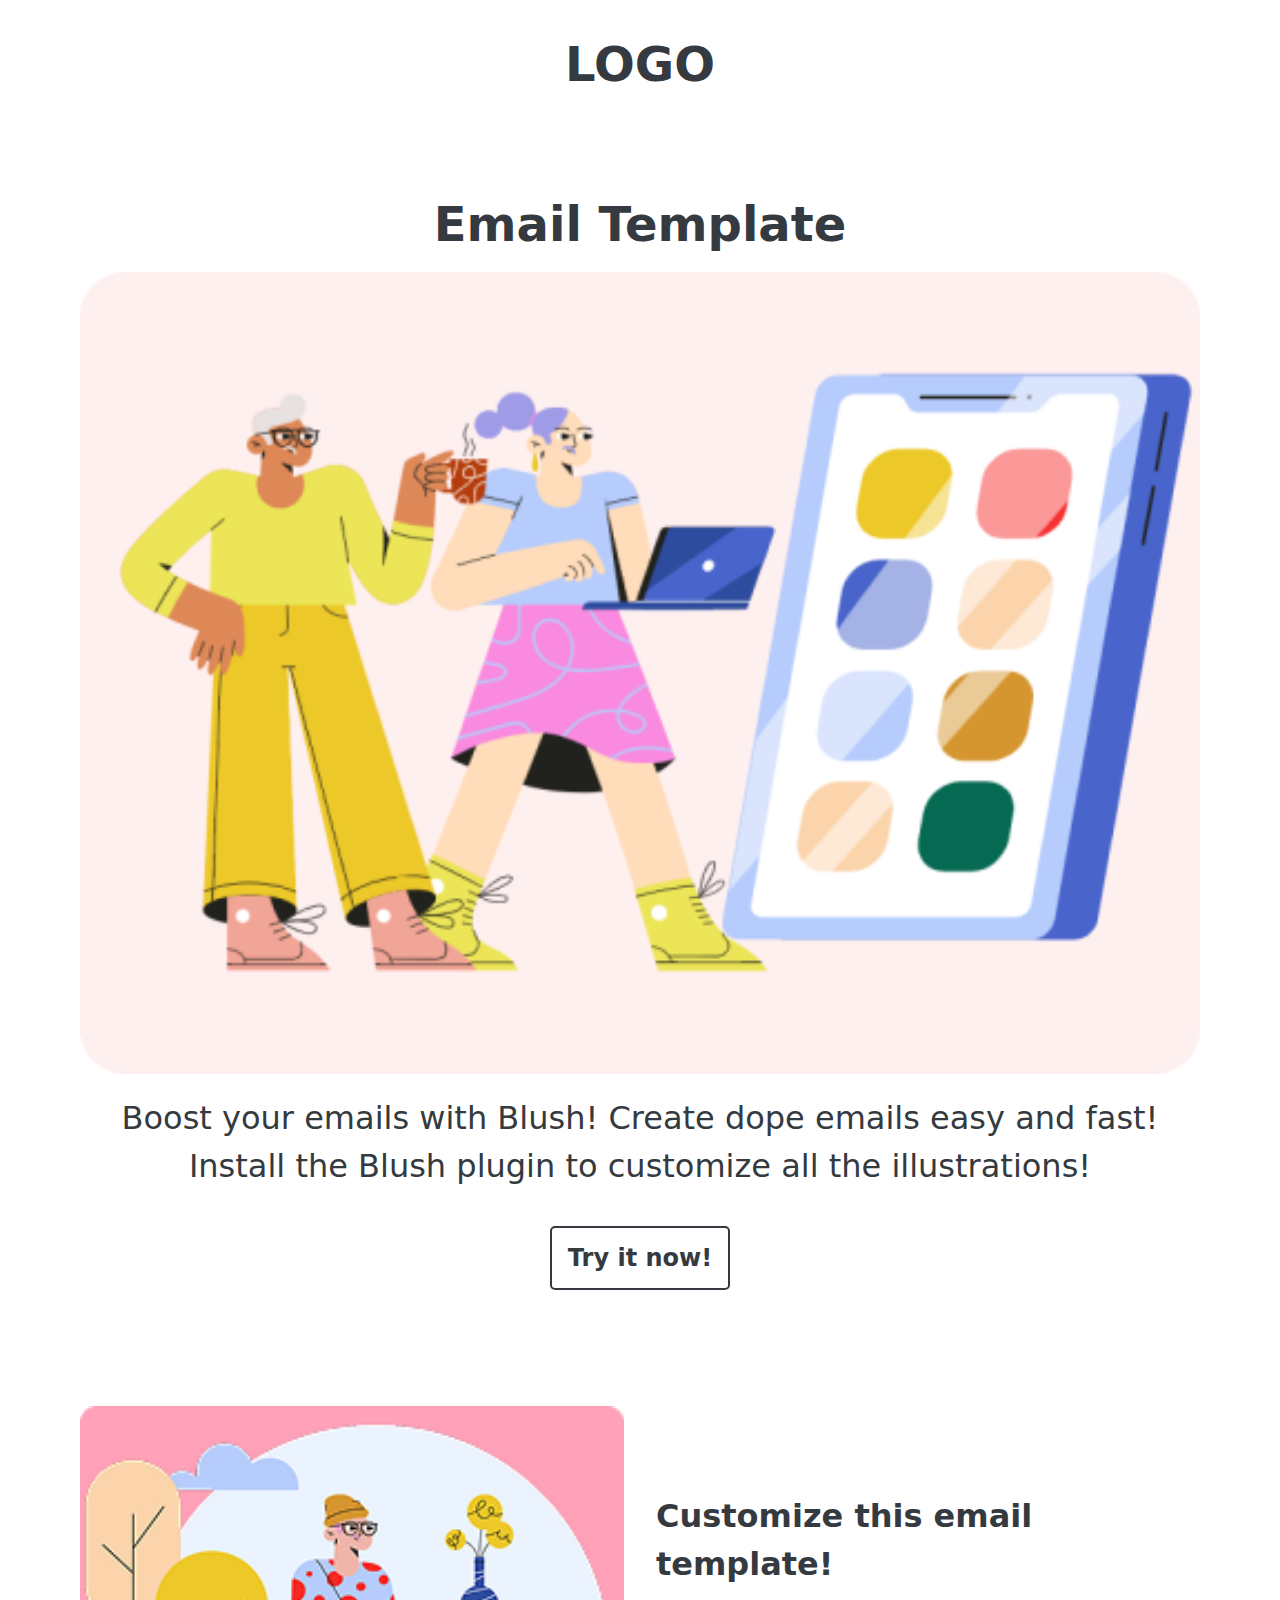
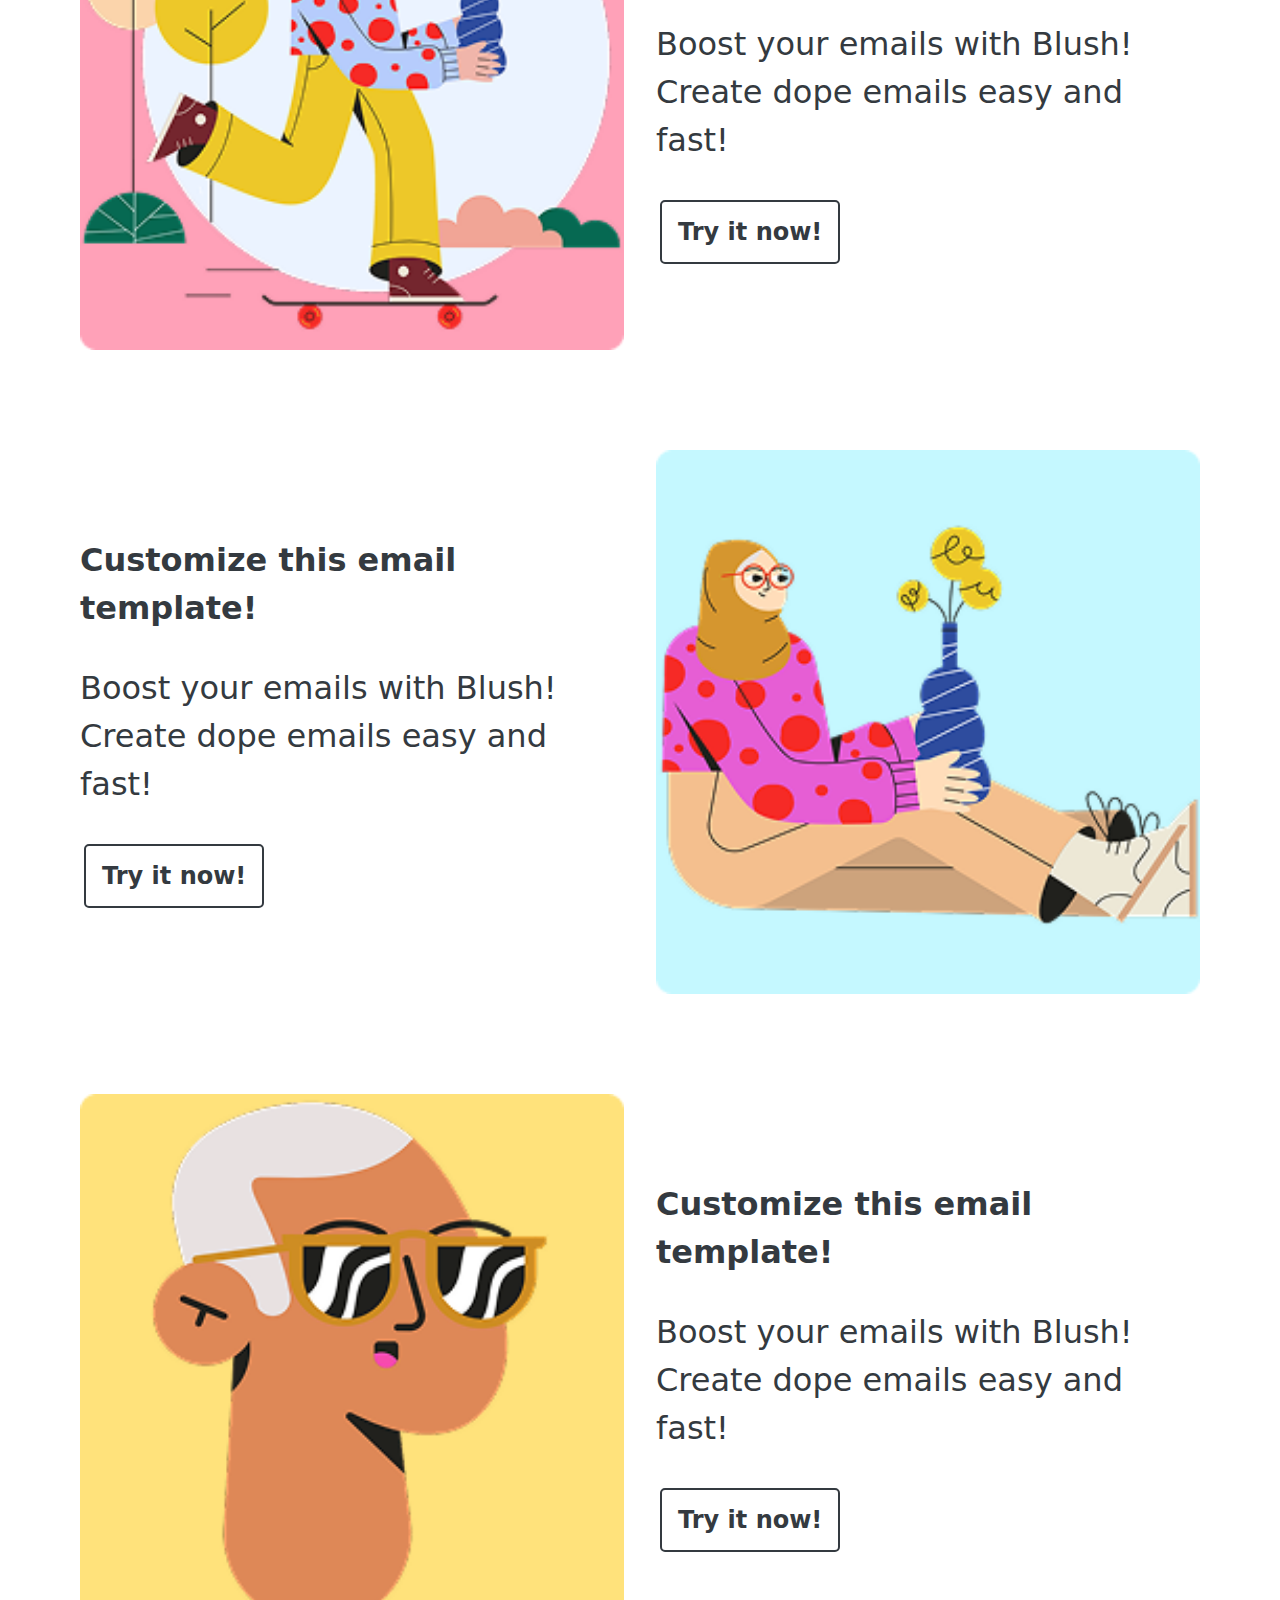
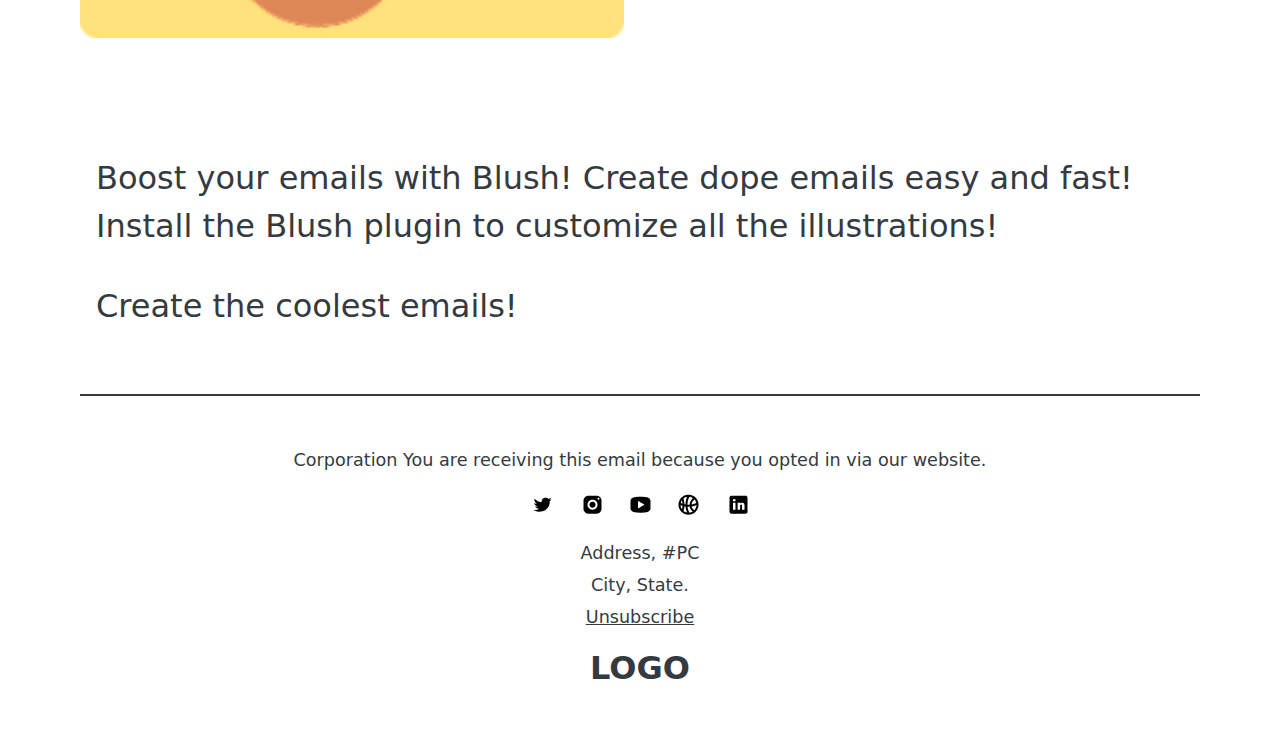
<file: data/layout1.html>
<!DOCTYPE html>
<!--
-   "Digittrix" second
-   Developed by MayankDevil
-->
<html lang="en">

<head>
    <meta charset="UTF-8">
    <meta name="viewport" content="width=device-width, initial-scale=1.0">
    <title>MayankDevil</title>
    <!--
        ---------
        | style |
        ---------
    -->
    <!-- <link rel="stylesheet" href="./src/css/style.css"> -->

    <style>

        *{
            margin:0;
            padding: 0;
            font-family:SFMono-Regular, Menlo, Monaco, Consolas, "Liberation Mono", "Courier New", monospace;
            font-family:system-ui,-apple-system,"Segoe UI",Roboto,"Helvetica Neue","Noto Sans","Liberation Sans",Arial,sans-serif,"Apple Color Emoji";
            color:var(--dark);
            text-decoration: none;
            border: none;
            outline: none;
            box-sizing: border-box;
        }
        :root {
            --blue: #007bff;
            --indigo: #6610f2;
            --purple: #6f42c1;
            --pink: #e83e8c;
            --red: #dc3545;
            --orange: #fd7e14;
            --yellow: #ffc107;
            --green: #28a745;
            --teal: #20c997;
            --cyan: #17a2b8;
            --white: #fff;
            --light: #f8f9fa;
            --gray: #6c757d;
            --dark: #343a40;
        }

        #main
        {
            width: 90%;
            margin: auto;
            display: grid;
            grid-template-rows:6;
        }
        .logo
        {
            padding: 1rem;
            font-weight: bold;
            font-size: 2pc;
        }
        header
        {
            padding: 1rem;
        }
        footer > div
        {
            display: grid;
        }
        section
        {
            padding:2rem 0;
        }

        .block
        {
            display: block;
            padding: 1rem;
        }
        .text-center
        {
            text-align: center;
        }
        h1
        {
            padding: 1rem;
            font-weight: bolder;
            line-height: 4pc;
            font-size: 3pc;
        }
        h2
        {
            padding: 1rem;
            line-height: 3pc;
            font-size: 2pc;
        }
        h4
        {
            font-weight: normal;
            line-height: 3rem;
            font-size: 2rem;
            padding: 1rem;
        }
        p
        {
            line-height: 2rem;
            font-size: 1.1rem;            
        }
        a
        {
            display: block;
            color: var(--dark);
            font-size: 1.1rem;
            text-decoration: underline;
        }

        .row
        {
            display: grid;
            grid-template-columns: 1fr 1fr;
            align-items: center;
        }
        .row .first
        {
            padding: 1rem;  
        }
        .row .last
        {
        }

        .image
        {
            width:100%;
            height: 100%;
            object-fit: contain;
        }
        .btn
        {
            display: inline-block;
            margin: 20px;
            padding: 1rem;
            font-weight: bold;
            font-size: 1.5rem;
            text-decoration: none;
            color:var(--dark);
            border: 2px solid var(--dark);
            border-radius: 5px;
        }
        .hr
        {
            display:block;
            margin: 0 1rem;
            border: 1px solid var(--dark);
        }
        .socialBox
        {
            padding: 1rem;
        }


    </style>


</head>

<body>

    <!--
        ------------------
        | main container |
        ------------------
    -->
    <main id="main">
        
        <!--
            ==================
            [ header section ] -------
            ==================
        -->
        <header>
            <div class="text-center">
                <h1 > LOGO </div>              
            </div>
        </header>
        <!--
            =============
            [ section 1 ] -------
            =============
        -->
        <section class="">
            <div class="block text-center">

                <h1> Email Template </h1>

                <!-- (first) -->
                <div class="first">
                    
                    <img src="https://mayankdevil.github.io/Digittrix/data/1.png" class="image">

                </div>
                <!-- (last) -->
                <div class="last">
                    
                    <h4>  Boost your emails with Blush! Create dope emails easy and fast!  Install the Blush plugin to customize all the illustrations!  </h4>

                    <a href="" class="btn"> Try it now! </a>

                </div>
                
            </div>
        </section>
        <!--
            =============
            [ section 2 ] -------
            =============
        -->
        <section class="">
            <div class="row">
                <!-- (first) -->
                <div class="first">
                    
                    <img src="https://mayankdevil.github.io/Digittrix/data/2.png" class="image">

                </div>
                <!-- (last) -->
                <div class="last">
                    
                    <h2> Customize this email template! </h2>

                    <h4>  Boost your emails with Blush! Create dope emails easy and fast!  </h4>

                    <a href="" class="btn"> Try it now! </a>

                </div>
                
            </div>
        </section>
        <!--
            =============
            [ section 3 ] -------
            =============
        -->
        <section class="">
            <div class="row">
                <!-- (last) -->
                <div class="last">
                    
                    <h2> Customize this email template! </h2>

                    <h4>  Boost your emails with Blush! Create dope emails easy and fast!  </h4>

                    <a href="" class="btn"> Try it now! </a>

                </div>
                <!-- (first) -->
                <div class="first">
                    
                    <img src="https://mayankdevil.github.io/Digittrix/data/3.png" class="image">

                </div>
                
            </div>
        </section>
        <!--
            =============
            [ section 4 ] -------
            =============
        -->
        <section class="">
            <div class="row">
                <!-- (first) -->
                <div class="first">
                    
                    <img src="https://mayankdevil.github.io/Digittrix/data/4.png" class="image">

                </div>
                <!-- (last) -->
                <div class="last">
                    
                    <h2> Customize this email template! </h2>

                    <h4>  Boost your emails with Blush! Create dope emails easy and fast!  </h4>

                    <a href="" class="btn"> Try it now! </a>

                </div>
                
            </div>
        </section>
        <!--
            =============
            [ section 5 ] -------
            =============
        -->
        <section class="">
            <div class="block">
                    
                <h4>Boost your emails with Blush! Create dope emails easy and fast! Install the Blush plugin to customize all the illustrations!</h4>

                <h4>Create the coolest emails!</h4>

            </div>
        </section>

        <div class="hr"></div>
        <!--
            ==================
            [ footer section ] -------
            ==================
        -->
        <section class="">
            <div class="block text-center">
                    
                <p> Corporation You are receiving this email because you opted in via our website.</p>

                <div class="socialBox">
                    <img src="https://mayankdevil.github.io/Digittrix/data/media.png" class="social">
                </div>

                <p> Address, #PC </p>
                <p> City, State. </p>
                <p> <a href="#"> Unsubscribe </a> </p>


                <div class="logo"> LOGO </div>


            </div>
        </section>



    </main>
    <!--
        ----------
        | script |
        ----------
    -->
    <!-- <script src="./src/js/script.js"></script> -->

</body>

</html>
</file>
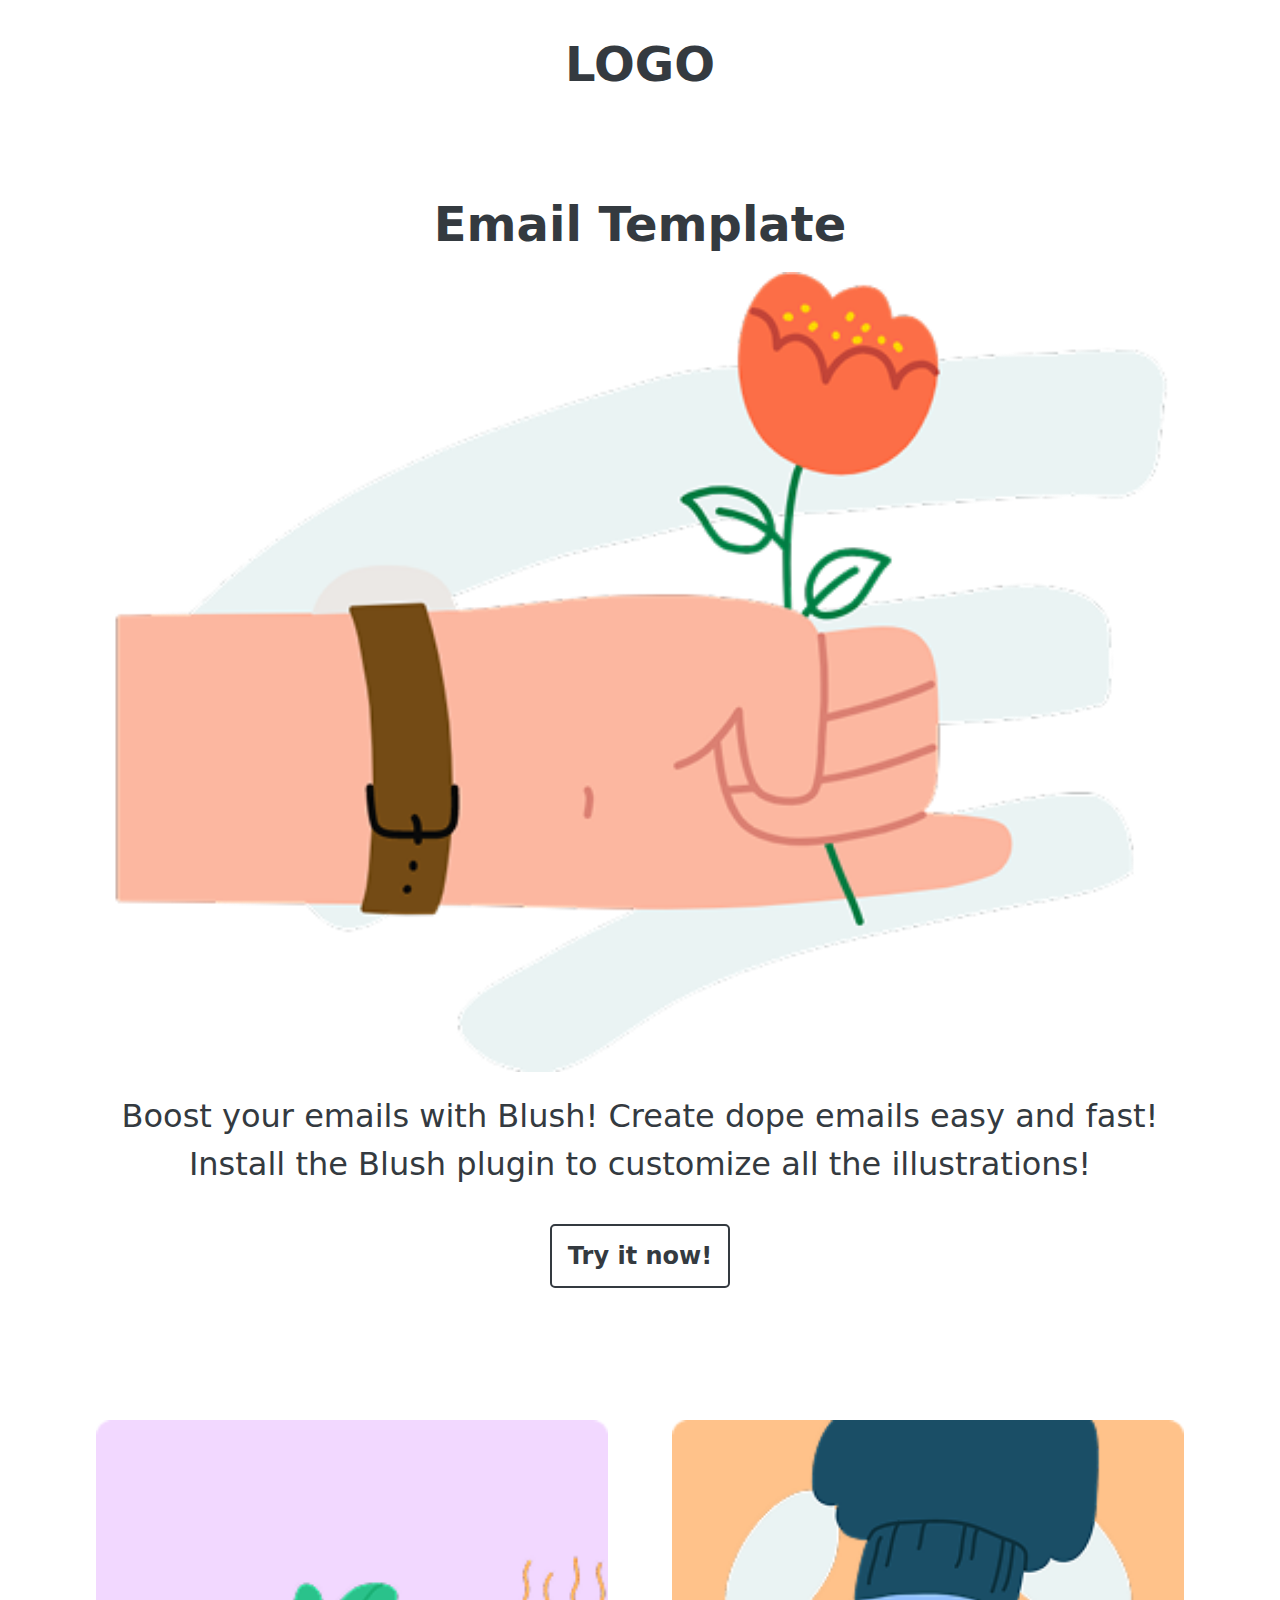
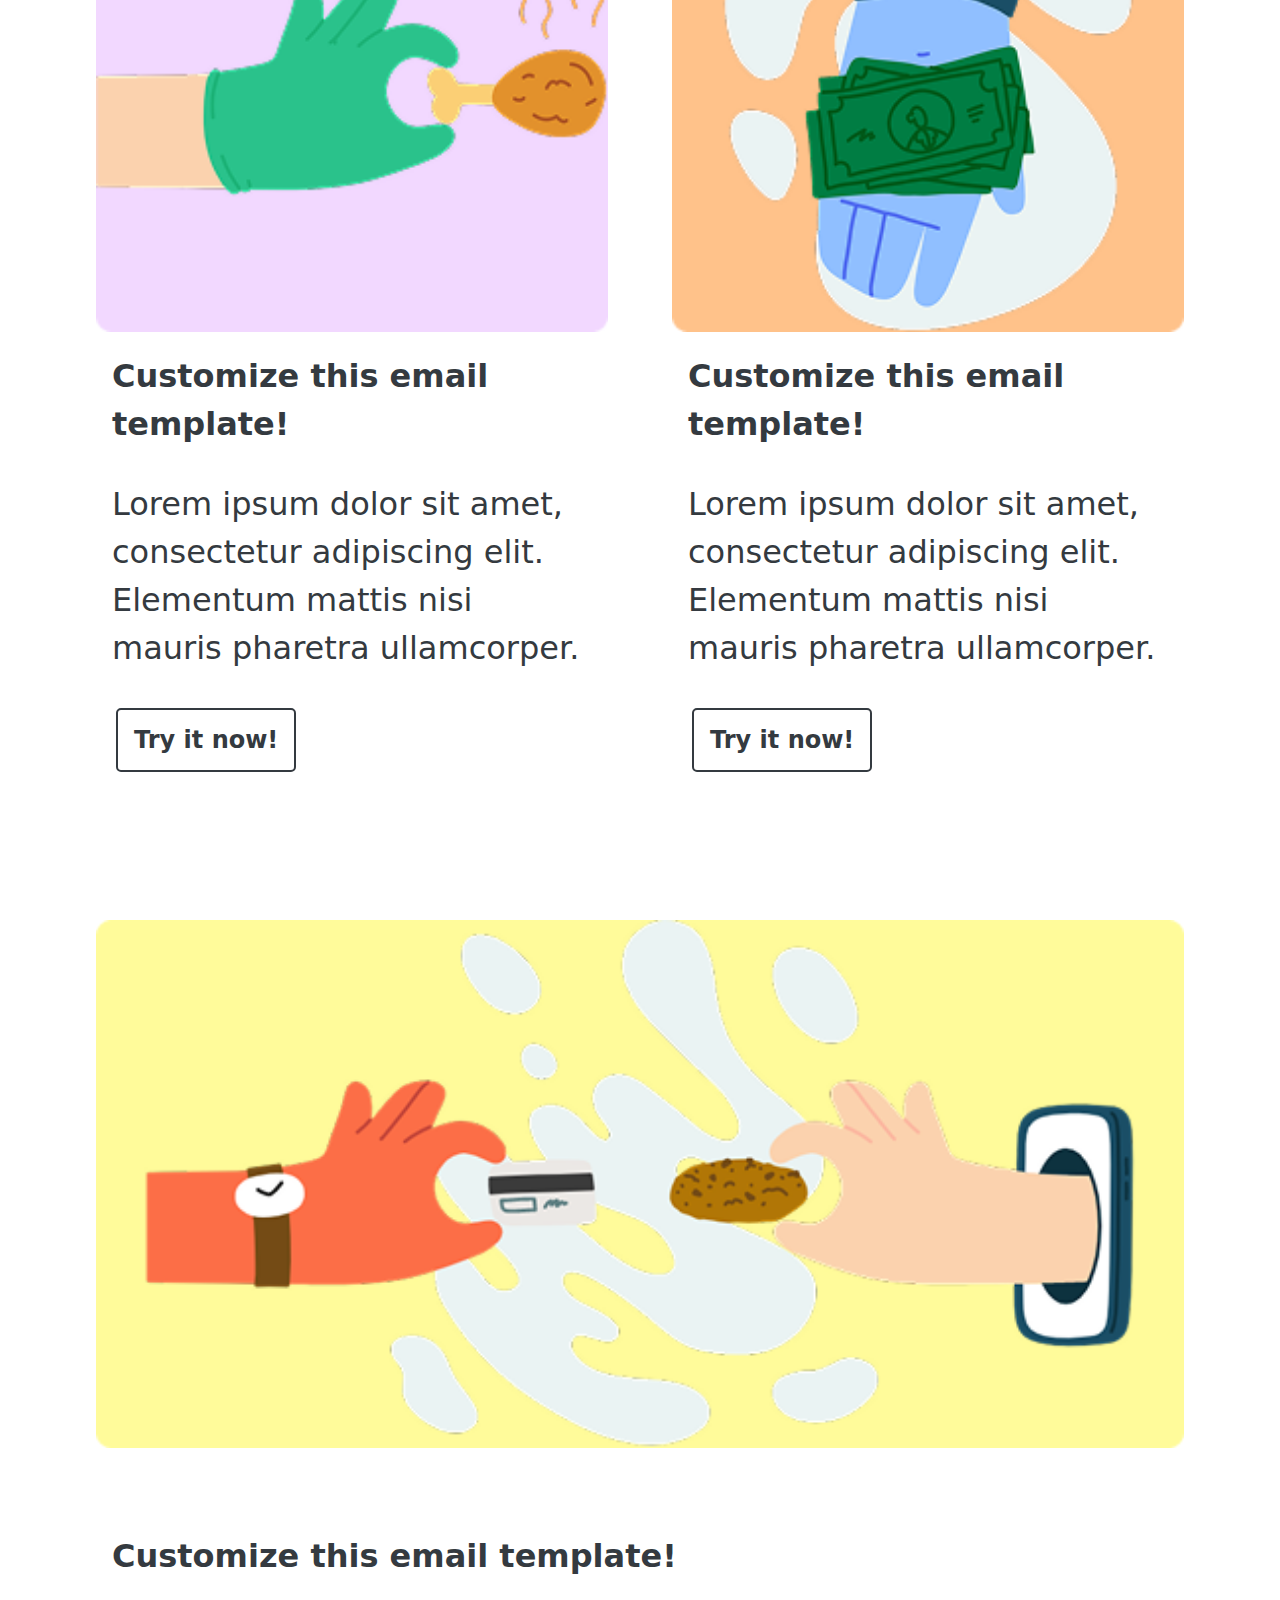
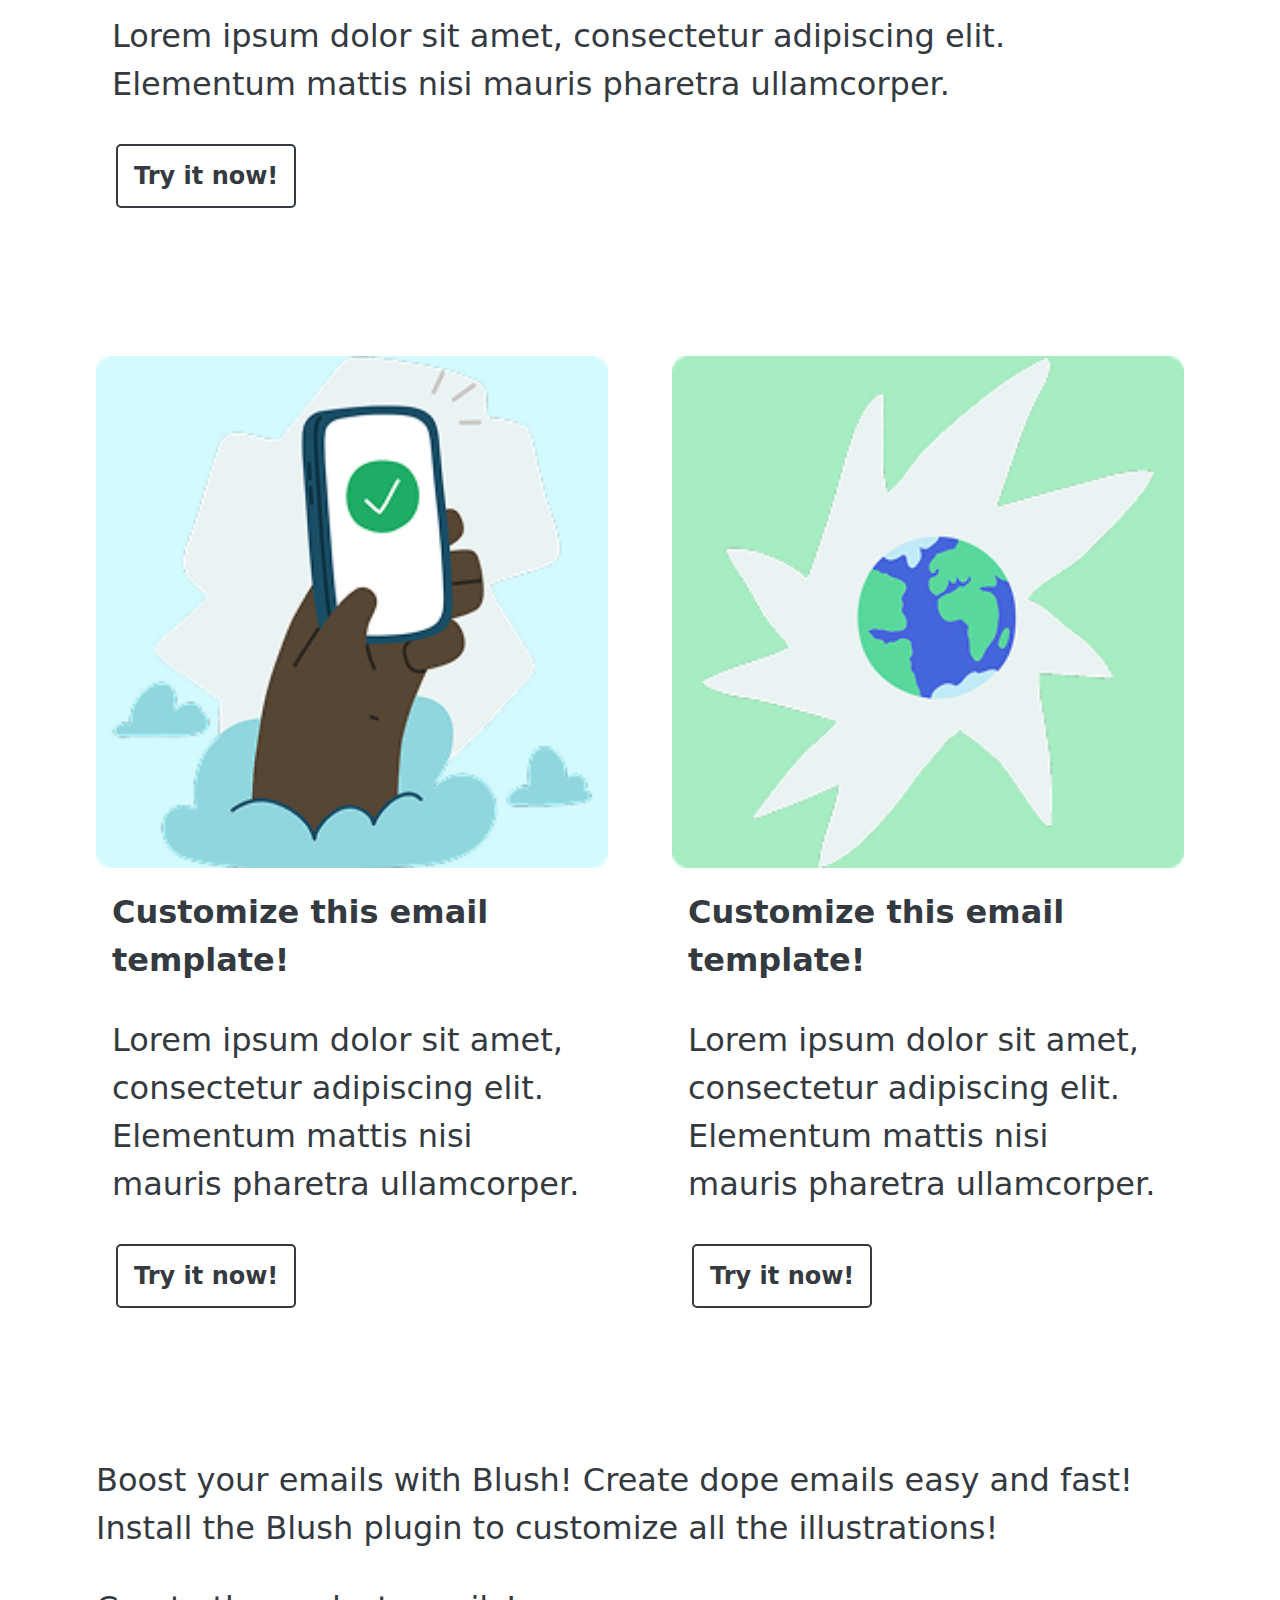
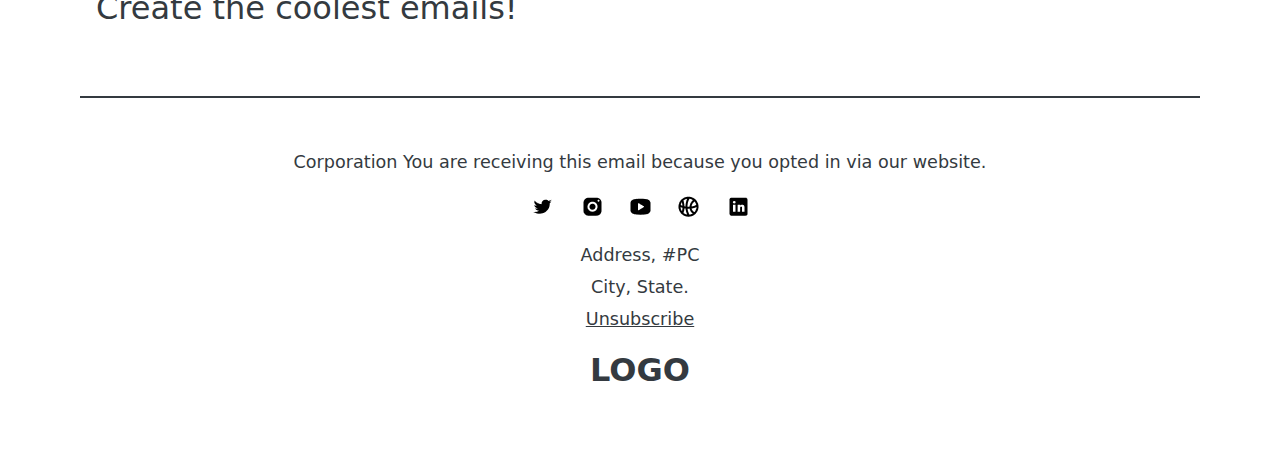
<file: data/layout2.html>
<!DOCTYPE html>
<!--
-   "Digittrix" second
-   Developed by MayankDevil
-->
<html lang="en">

<head>
    <meta charset="UTF-8">
    <meta name="viewport" content="width=device-width, initial-scale=1.0">
    <title>MayankDevil</title>
    <!--
        ---------
        | style |
        ---------
    -->
    <!-- <link rel="stylesheet" href="./src/css/style.css"> -->

    <style>

        *{
            margin:0;
            padding: 0;
            font-family:SFMono-Regular, Menlo, Monaco, Consolas, "Liberation Mono", "Courier New", monospace;
            font-family:system-ui,-apple-system,"Segoe UI",Roboto,"Helvetica Neue","Noto Sans","Liberation Sans",Arial,sans-serif,"Apple Color Emoji";
            color:var(--dark);
            text-decoration: none;
            border: none;
            outline: none;
            box-sizing: border-box;
        }
        :root {
            --blue: #007bff;
            --indigo: #6610f2;
            --purple: #6f42c1;
            --pink: #e83e8c;
            --red: #dc3545;
            --orange: #fd7e14;
            --yellow: #ffc107;
            --green: #28a745;
            --teal: #20c997;
            --cyan: #17a2b8;
            --white: #fff;
            --light: #f8f9fa;
            --gray: #6c757d;
            --dark: #343a40;
        }

        #main
        {
            width: 90%;
            margin: auto;
            display: grid;
            grid-template-rows:6;
        }
        .logo
        {
            padding: 1rem;
            font-weight: bold;
            font-size: 2pc;
        }
        header
        {
            padding: 1rem;
        }
        footer > div
        {
            display: grid;
        }
        section
        {
            padding:2rem 0;
        }

        .block
        {
            display: block;
            padding: 1rem;
        }
        .text-center
        {
            text-align: center;
        }
        h1
        {
            padding: 1rem;
            font-weight: bolder;
            line-height: 4pc;
            font-size: 3pc;
        }
        h2
        {
            padding: 1rem;
            line-height: 3pc;
            font-size: 2pc;
        }
        h4
        {
            font-weight: normal;
            line-height: 3rem;
            font-size: 2rem;
            padding: 1rem;
        }
        p
        {
            line-height: 2rem;
            font-size: 1.1rem;            
        }
        a
        {
            display: block;
            color: var(--dark);
            font-size: 1.1rem;
            text-decoration: underline;
        }

        .row
        {
            display: grid;
            grid-template-columns: 1fr 1fr;
            align-items: center;
        }
        .row .first
        {
            padding: 1rem;  
        }
        .row .last
        {
        }

        .image
        {
            width:100%;
            height: 100%;
            object-fit: cover;
        }
        .btn
        {
            display: inline-block;
            margin: 20px;
            padding: 1rem;
            font-weight: bold;
            font-size: 1.5rem;
            text-decoration: none;
            color:var(--dark);
            border: 2px solid var(--dark);
            border-radius: 5px;
        }
        .socialBox
        {
            padding: 1rem;
        }
        .hr
        {
            display:block;
            margin: 0 1rem;
            border: 1px solid var(--dark);
        }
        .card
        {
            display: block;
            padding: 1rem;
        }
        .py
        {
            display: block;
            padding: 2rem;
        }



    </style>


</head>

<body>

    <!--
        ------------------
        | main container |
        ------------------
    -->
    <main id="main">
        
        <!--
            ==================
            [ header section ] -------
            ==================
        -->
        <header>
            <div class="text-center">
                <h1 > LOGO </div>              
            </div>
        </header>
        <!--
            =============
            [ section 1 ] -------
            =============
        -->
        <section class="">
            <div class="block text-center">

                <h1> Email Template </h1>

                <!-- (first) -->
                <div class="first">
                    
                    <img src="https://mayankdevil.github.io/Digittrix/data/5.png" class="image">

                </div>
                <!-- (last) -->
                <div class="last">
                    
                    <h4>  Boost your emails with Blush! Create dope emails easy and fast!  Install the Blush plugin to customize all the illustrations!  </h4>

                    <a href="" class="btn"> Try it now! </a>

                </div>
                
            </div>
        </section>
        <!--
            =============
            [ section 2 ] -------
            =============
        -->
        <section class="">
            <div class="row">
                <!-- (first) -->
                <div class="first">
                    <!-- (card) -->
                    <div class="card">

                        <img src="https://mayankdevil.github.io/Digittrix/data/6.png" class="image">

                        <h2> Customize this email template! </h2>

                        <h4>  Lorem ipsum dolor sit amet, consectetur adipiscing elit. Elementum mattis nisi mauris pharetra ullamcorper.  </h4>

                        <a href="" class="btn"> Try it now! </a>

                    </div>

                </div>
                <!-- (last) -->
                <div class="first">
                    <!-- (card) -->
                    <div class="card">

                        <img src="https://mayankdevil.github.io/Digittrix/data/7.png" class="image">

                        <h2> Customize this email template! </h2>

                        <h4>  Lorem ipsum dolor sit amet, consectetur adipiscing elit. Elementum mattis nisi mauris pharetra ullamcorper.  </h4>

                        <a href="" class="btn"> Try it now! </a>

                    </div>

                </div>
                
            </div>
        </section>
        <!--
            =============
            [ section 3 ] -------
            =============
        -->
        <section class="">
            <div class="block">
                <!-- (card) -->
                <div class="card">

                    <img src="https://mayankdevil.github.io/Digittrix/data/8.png" class="image">

                    <div class="py"></div>

                    <h2> Customize this email template! </h2>

                    <h4>  Lorem ipsum dolor sit amet, consectetur adipiscing elit. Elementum mattis nisi mauris pharetra ullamcorper.  </h4>

                    <a href="" class="btn"> Try it now! </a>

                </div>
            </div>
        </section>
        <!--
            =============
            [ section 4 ] -------
            =============
        -->
        <section class="">
            <div class="row">
                <!-- (first) -->
                <div class="first">
                    <!-- (card) -->
                    <div class="card">

                        <img src="https://mayankdevil.github.io/Digittrix/data/9.png" class="image">

                        <h2> Customize this email template! </h2>

                        <h4>  Lorem ipsum dolor sit amet, consectetur adipiscing elit. Elementum mattis nisi mauris pharetra ullamcorper.  </h4>

                        <a href="" class="btn"> Try it now! </a>

                    </div>

                </div>
                <!-- (last) -->
                <div class="first">
                    <!-- (card) -->
                    <div class="card">

                        <img src="https://mayankdevil.github.io/Digittrix/data/10.png" class="image">

                        <h2> Customize this email template! </h2>

                        <h4>  Lorem ipsum dolor sit amet, consectetur adipiscing elit. Elementum mattis nisi mauris pharetra ullamcorper.  </h4>

                        <a href="" class="btn"> Try it now! </a>

                    </div>

                </div>
                
            </div>
        </section>
        <!--
            =============
            [ section 5 ] -------
            =============
        -->
        <section class="">
            <div class="block">
                    
                <h4>Boost your emails with Blush! Create dope emails easy and fast! Install the Blush plugin to customize all the illustrations!</h4>

                <h4>Create the coolest emails!</h4>

            </div>
        </section>

        <div class="hr"></div>
        <!--
            ==================
            [ footer section ] -------
            ==================
        -->
        <section class="">
            <div class="block text-center">
                    
                <p> Corporation You are receiving this email because you opted in via our website.</p>

                <div class="socialBox">
                    <img src="https://mayankdevil.github.io/Digittrix/data/media.png" class="social">
                </div>

                <p> Address, #PC </p>
                <p> City, State. </p>
                <p> <a href="#"> Unsubscribe </a> </p>


                <div class="logo"> LOGO </div>


            </div>
        </section>



    </main>
    <!--
        ----------
        | script |
        ----------
    -->
    <!-- <script src="./src/js/script.js"></script> -->

</body>

</html>
</file>
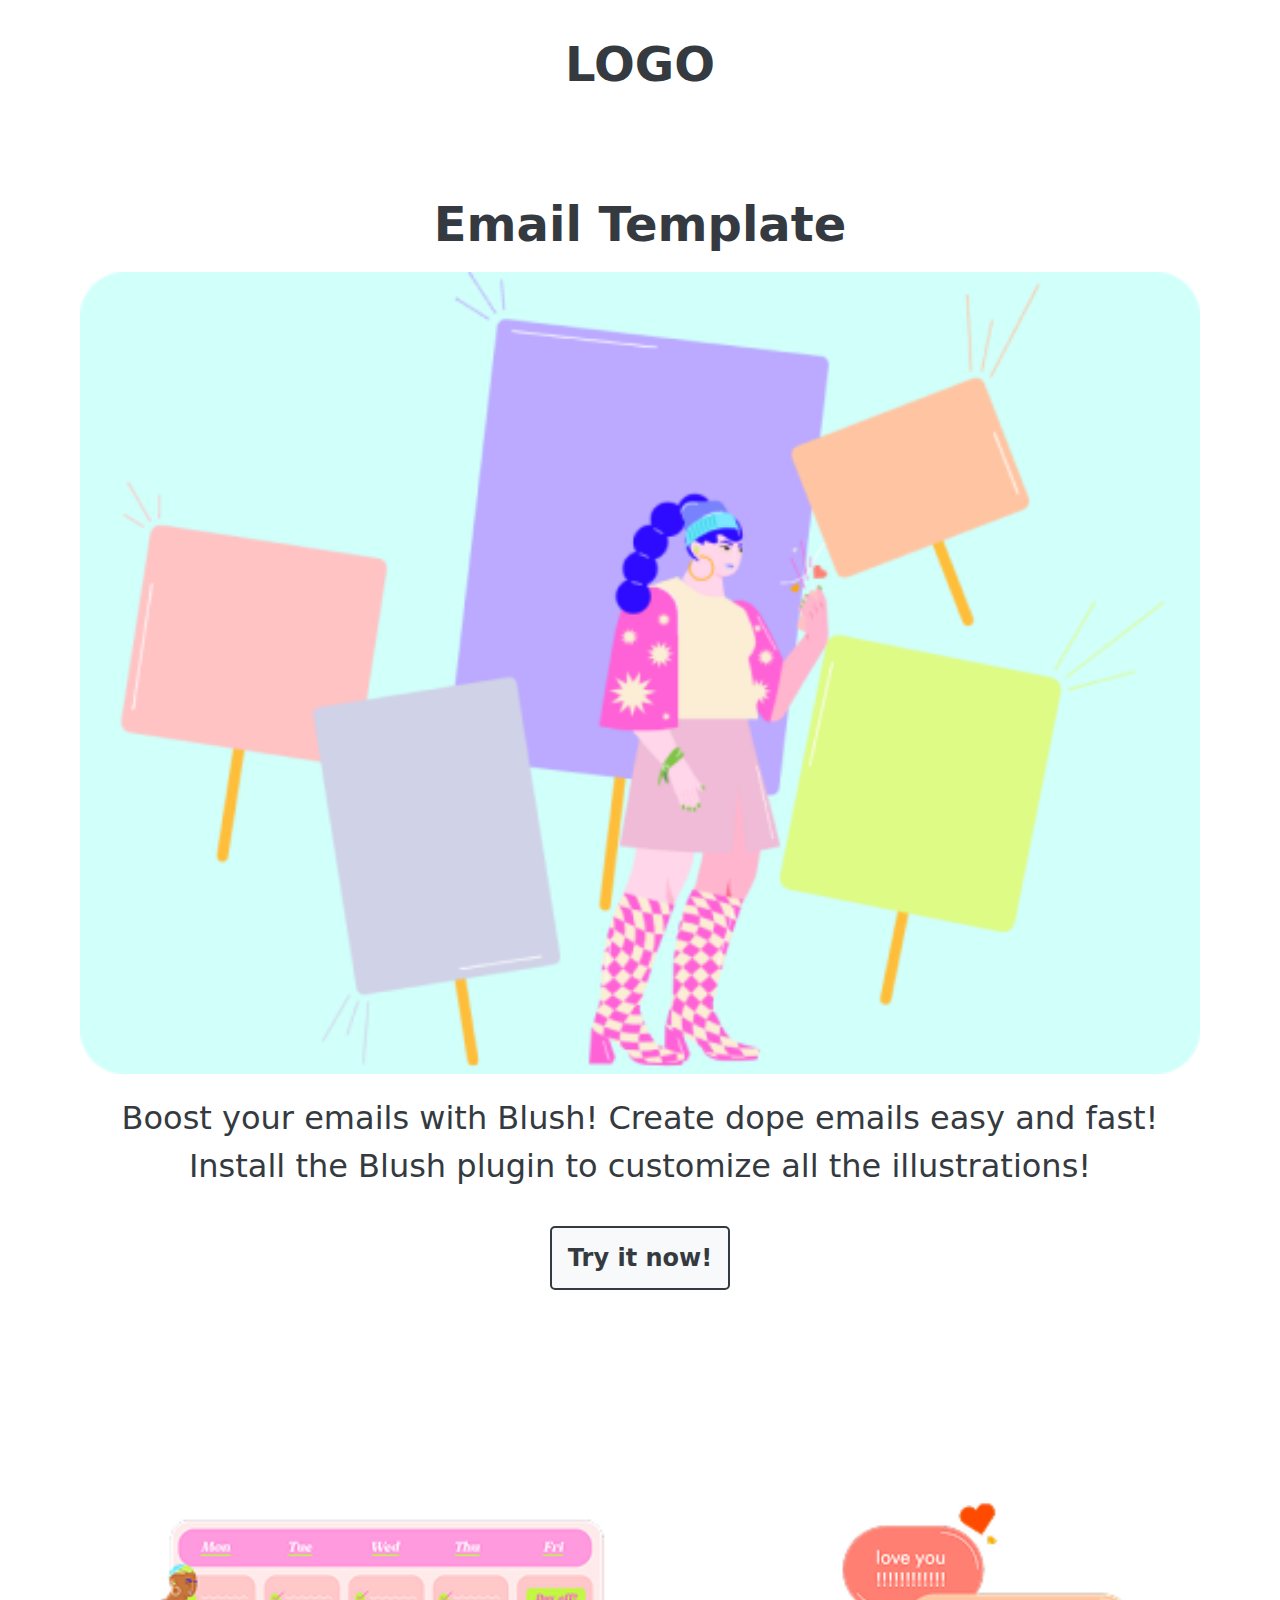
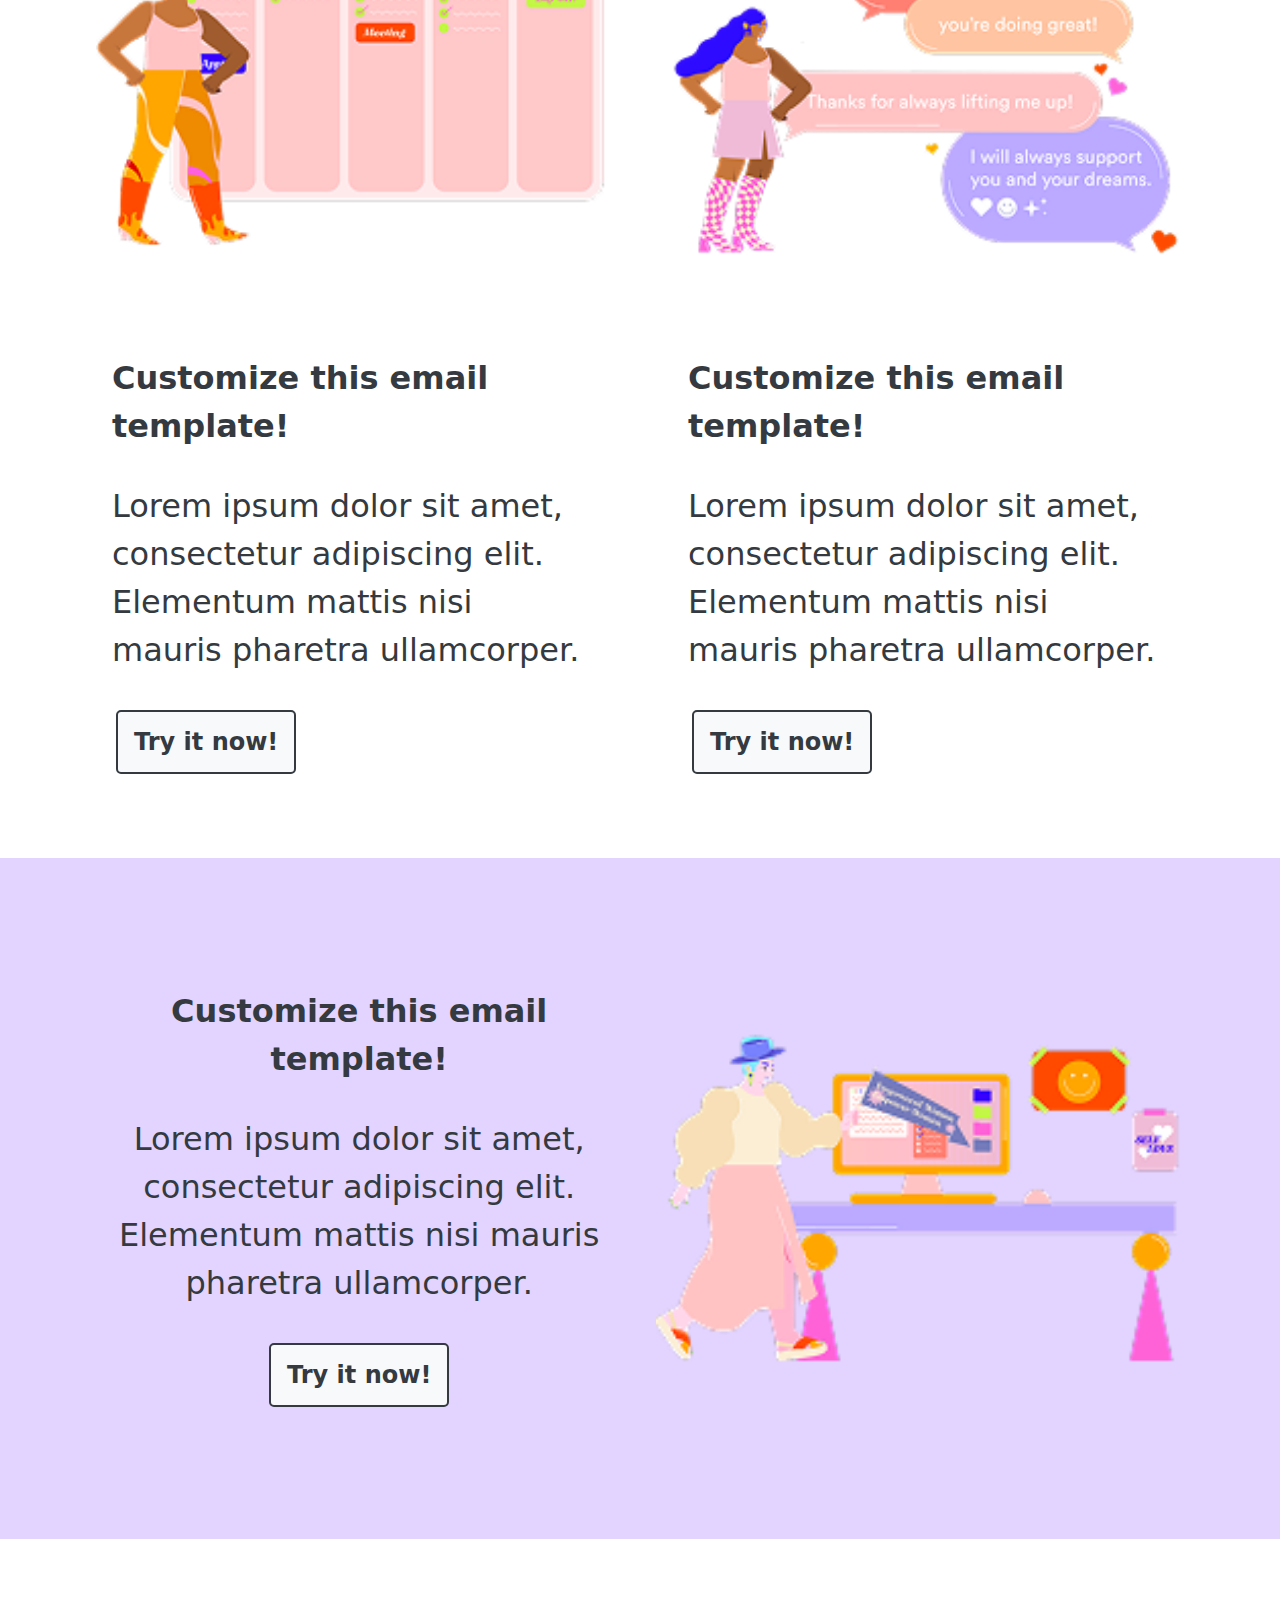
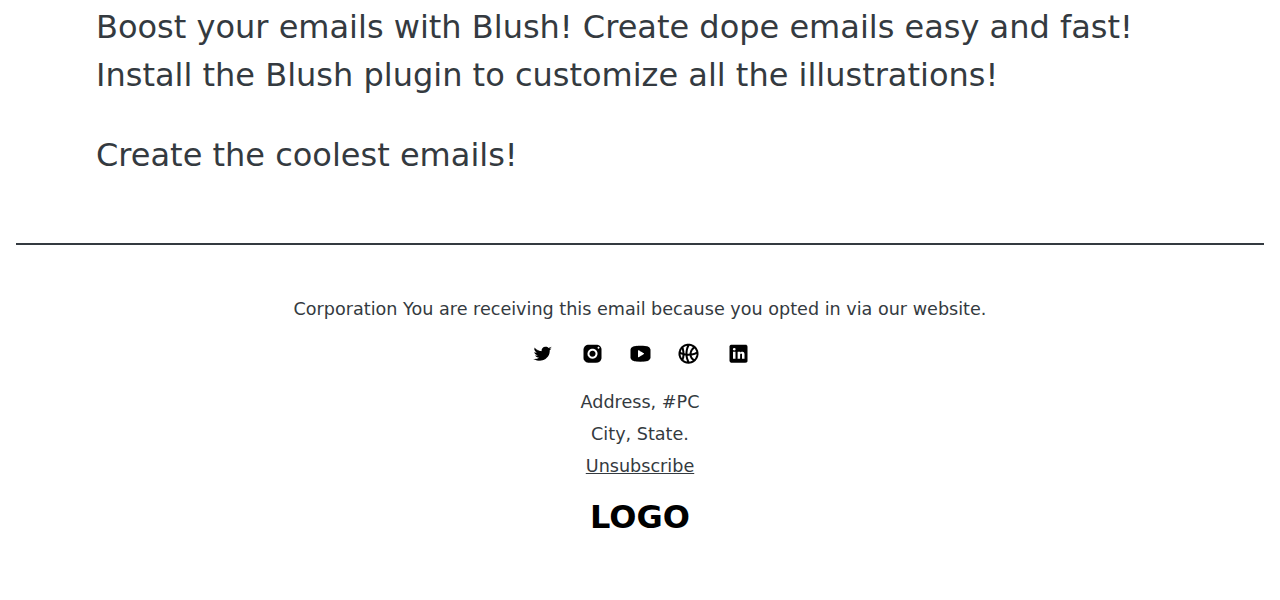
<file: data/layout3.html>
<!DOCTYPE html>
<!--
-   "Digittrix" second
-   Developed by MayankDevil
-->
<html lang="en">

<head>
    <meta charset="UTF-8">
    <meta name="viewport" content="width=device-width, initial-scale=1.0">
    <title>MayankDevil</title>
    <!--
        ---------
        | style |
        ---------
    -->
    <!-- <link rel="stylesheet" href="./src/css/style.css"> -->

    <style>

        *{
            margin:0;
            padding: 0;
            font-family:SFMono-Regular, Menlo, Monaco, Consolas, "Liberation Mono", "Courier New", monospace;
            font-family:system-ui,-apple-system,"Segoe UI",Roboto,"Helvetica Neue","Noto Sans","Liberation Sans",Arial,sans-serif,"Apple Color Emoji";
            color:var(--dark);
            text-decoration: none;
            border: none;
            outline: none;
            box-sizing: border-box;
        }
        :root {
            --blue: #007bff;
            --indigo: #6610f2;
            --purple: #6f42c1;
            --pink: #e83e8c;
            --red: #dc3545;
            --orange: #fd7e14;
            --yellow: #ffc107;
            --green: #28a745;
            --teal: #20c997;
            --cyan: #17a2b8;
            --white: #fff;
            --light: #f8f9fa;
            --gray: #6c757d;
            --dark: #343a40;
        }

        .container
        {
            width: 90%;
            margin: auto;
            display: grid;
            grid-template-rows:6;
        }
        .logo
        {
            padding: 1rem;
            font-weight: bold;
            font-size: 2pc;
        }
        header
        {
            padding: 1rem;
        }
        footer > div
        {
            display: grid;
        }
        section
        {
            padding:2rem 0;
        }

        .block
        {
            display: block;
            padding: 1rem;
        }
        .text-center
        {
            text-align: center;
        }
        h1
        {
            padding: 1rem;
            font-weight: bolder;
            line-height: 4pc;
            font-size: 3pc;
        }
        h2
        {
            padding: 1rem;
            line-height: 3pc;
            font-size: 2pc;
        }
        h4
        {
            font-weight: normal;
            line-height: 3rem;
            font-size: 2rem;
            padding: 1rem;
        }
        p
        {
            line-height: 2rem;
            font-size: 1.1rem;            
        }
        a
        {
            display: block;
            color: var(--dark);
            font-size: 1.1rem;
            text-decoration: underline;
        }

        .row
        {
            display: grid;
            grid-template-columns: 1fr 1fr;
            align-items: center;
        }
        .row .first
        {
            padding: 1rem;  
        }
        .row .last
        {
        }

        .image
        {
            width:100%;
            height: 100%;
            object-fit: cover;
        }
        .btn
        {
            display: inline-block;
            margin: 20px;
            padding: 1rem;
            font-weight: bold;
            font-size: 1.5rem;
            text-decoration: none;
            color:var(--dark);
            background: var(--light);
            border: 2px solid var(--dark);
            border-radius: 5px;
        }
        .socialBox
        {
            padding: 1rem;
        }
        .hr
        {
            display:block;
            margin: 0 1rem;
            border: 1px solid var(--dark);
        }
        .card
        {
            display: block;
            padding: 1rem;
        }
        .py
        {
            display: block;
            padding: 2rem;
        }
        .bg-purple
        {
            background: #E2D4FF;
        }
        .logo
        {
            color: #000;
        }



    </style>


</head>

<body>

    <!--
        ------------------
        | main container |
        ------------------
    -->
    <main id="main">
        
        <!--
            ==================
            [ header section ] -------
            ==================
        -->
        <header>
            <div class="text-center">
                <h1 > LOGO </div>              
            </div>
        </header>
        <!--
            =============
            [ section 1 ] -------
            =============
        -->
        <section class="container">
            <div class="block text-center">

                <h1> Email Template </h1>

                <!-- (first) -->
                <div class="first">
                    
                    <img src="https://mayankdevil.github.io/Digittrix/data/11.png" class="image">

                </div>
                <!-- (last) -->
                <div class="last">
                    
                    <h4>  Boost your emails with Blush! Create dope emails easy and fast!  Install the Blush plugin to customize all the illustrations!  </h4>

                    <a href="" class="btn"> Try it now! </a>

                </div>
                
            </div>
        </section>
        <!--
            =============
            [ section 2 ] -------
            =============
        -->
        <section class="container">
            <div class="row">
                <!-- (first) -->
                <div class="first">
                    <!-- (card) -->
                    <div class="card">

                        <img src="https://mayankdevil.github.io/Digittrix/data/12.png" class="image">

                        <h2> Customize this email template! </h2>

                        <h4>  Lorem ipsum dolor sit amet, consectetur adipiscing elit. Elementum mattis nisi mauris pharetra ullamcorper.  </h4>

                        <a href="" class="btn"> Try it now! </a>

                    </div>

                </div>
                <!-- (last) -->
                <div class="first">
                    <!-- (card) -->
                    <div class="card">

                        <img src="https://mayankdevil.github.io/Digittrix/data/13.png" class="image">

                        <h2> Customize this email template! </h2>

                        <h4>  Lorem ipsum dolor sit amet, consectetur adipiscing elit. Elementum mattis nisi mauris pharetra ullamcorper.  </h4>

                        <a href="" class="btn"> Try it now! </a>

                    </div>

                </div>
                
            </div>
        </section>
        <!--
            =============
            [ section 3 ] -------
            =============
        -->
        <section class="block bg-purple">
            <div class="container row">
                <!-- (last) -->
                <div class="last text-center">
                    
                    <h2> Customize this email template! </h2>

                    <h4>  Lorem ipsum dolor sit amet, consectetur adipiscing elit. Elementum mattis nisi mauris pharetra ullamcorper.  </h4>

                    <a href="" class="btn"> Try it now! </a>

                </div>
                <!-- (first) -->
                <div class="first">

                    <img src="https://mayankdevil.github.io/Digittrix/data/14.png" class="image">                    
                </div>
            </div>
        </section>
        <!--
            =============
            [ section 4 ] -------
            =============
        -->
        <section class="container">
            <div class="block">
                    
                <h4>Boost your emails with Blush! Create dope emails easy and fast! Install the Blush plugin to customize all the illustrations!</h4>

                <h4>Create the coolest emails!</h4>

            </div>
        </section>

        <div class="hr"></div>
        <!--
            ==================
            [ footer section ] -------
            ==================
        -->
        <section class="container">
            <div class="block text-center">
                    
                <p> Corporation You are receiving this email because you opted in via our website.</p>

                <div class="socialBox">
                    <img src="https://mayankdevil.github.io/Digittrix/data/media.png" class="social">
                </div>

                <p> Address, #PC </p>
                <p> City, State. </p>
                <p> <a href="#"> Unsubscribe </a> </p>


                <div class="logo"> LOGO </div>


            </div>
        </section>



    </main>
    <!--
        ----------
        | script |
        ----------
    -->
    <!-- <script src="./src/js/script.js"></script> -->

</body>

</html>
</file>
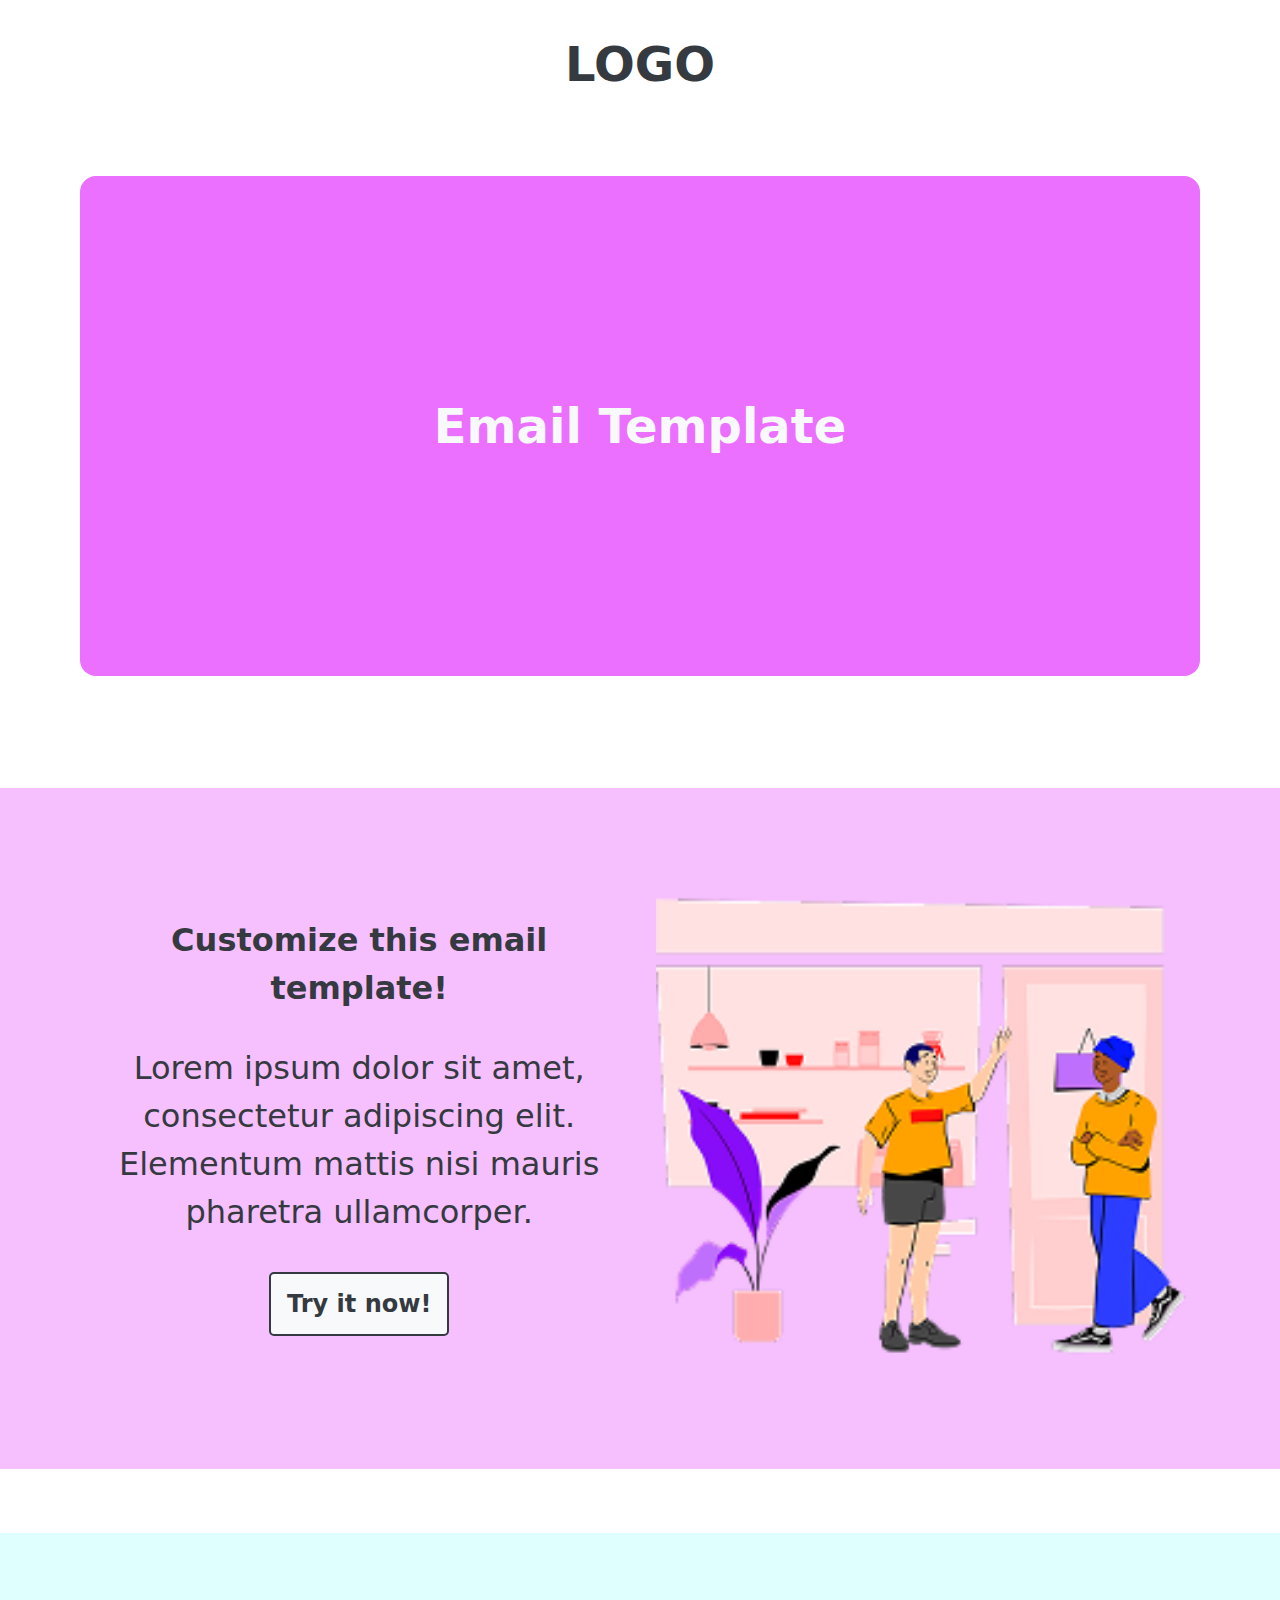
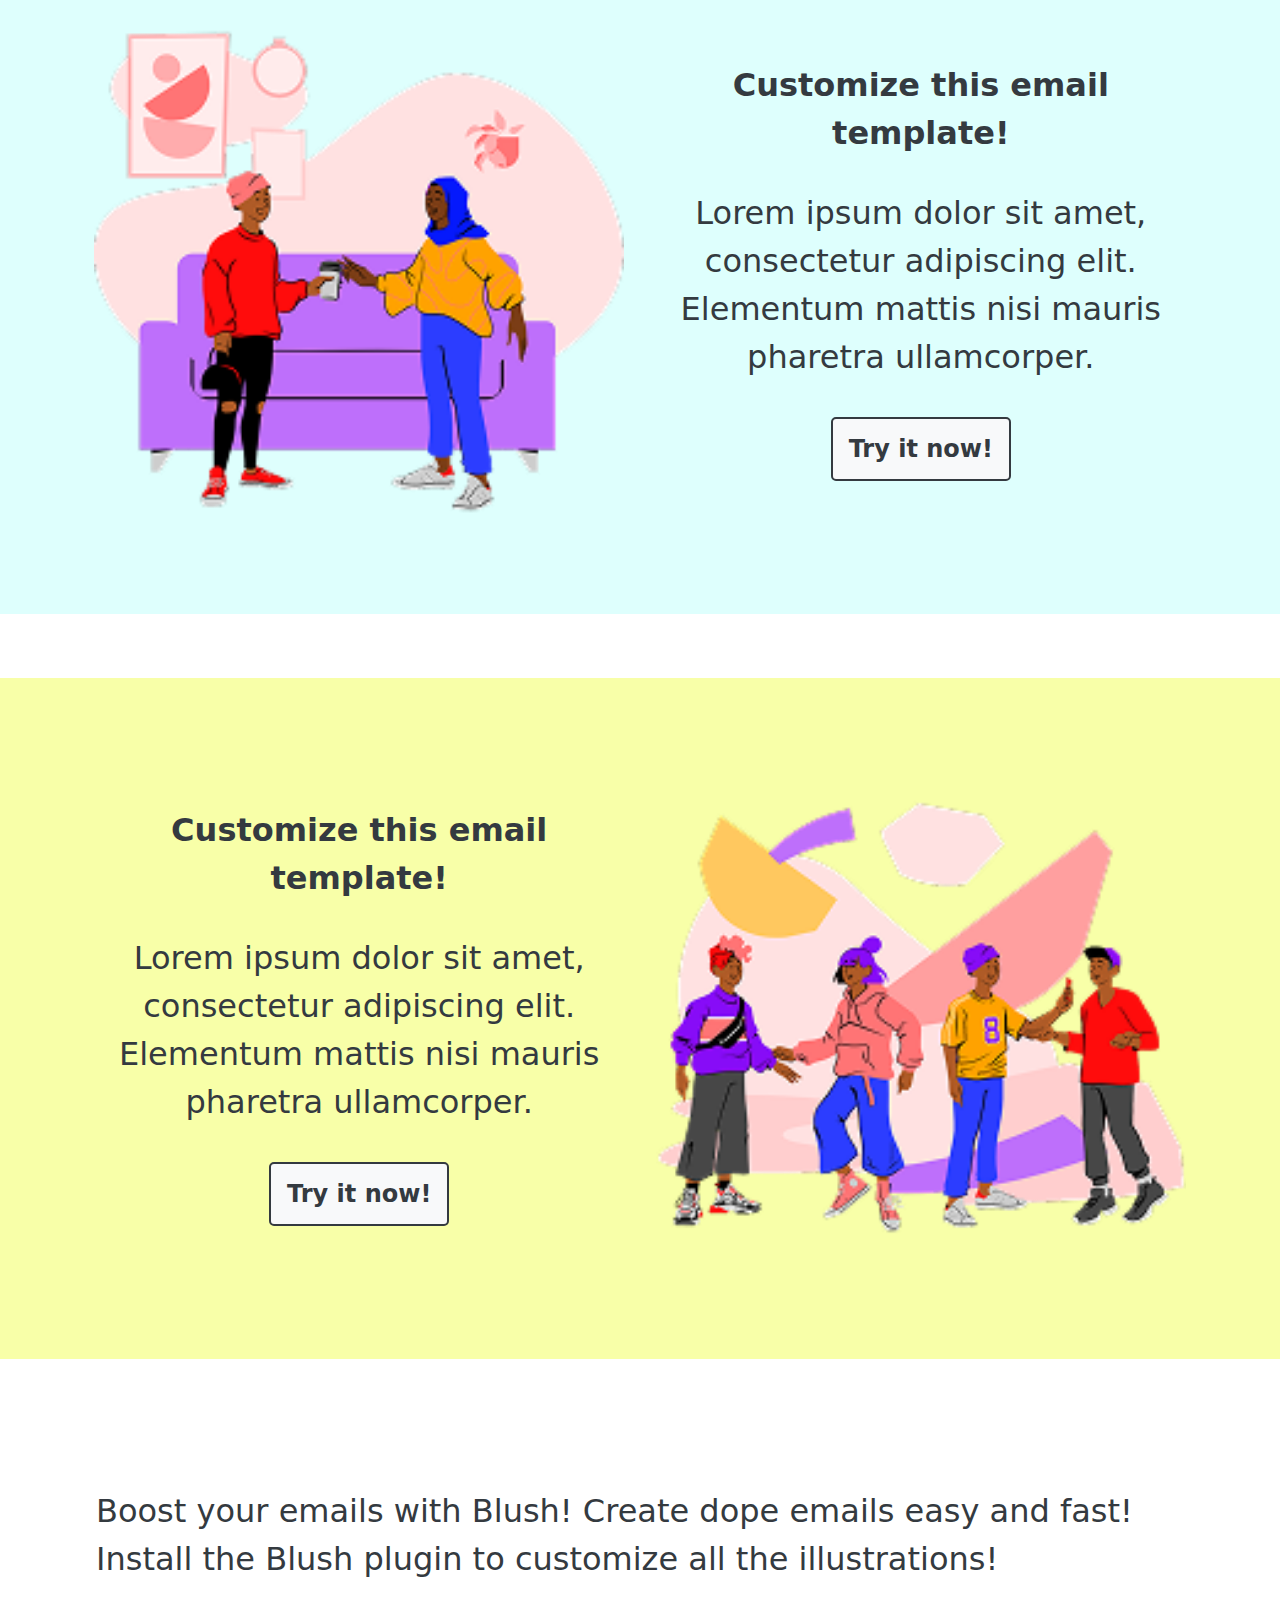
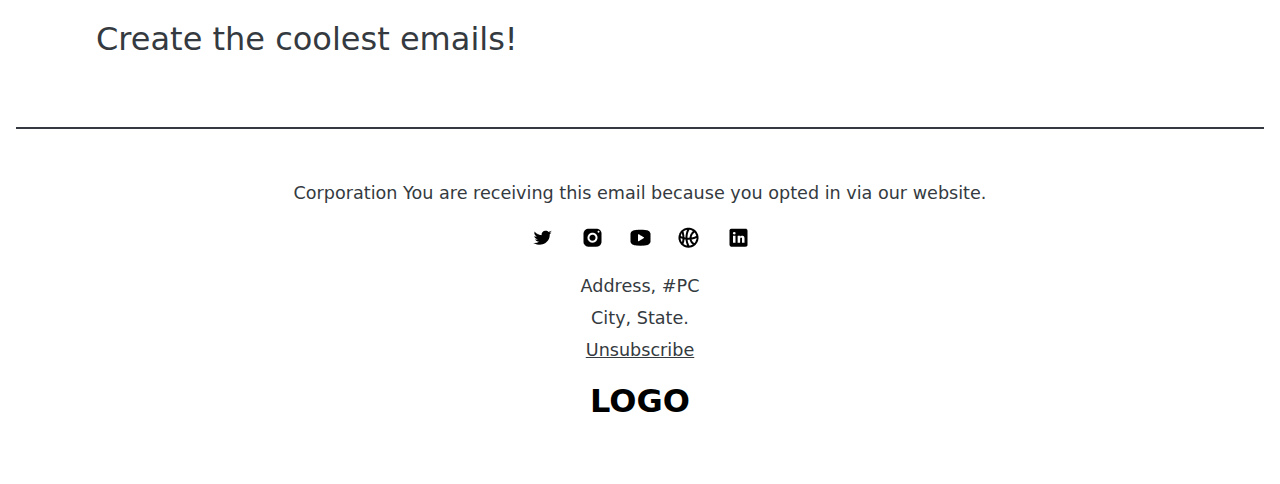
<file: data/layout4.html>
<!DOCTYPE html>
<!--
-   "Digittrix" second
-   Developed by MayankDevil
-->
<html lang="en">

<head>
    <meta charset="UTF-8">
    <meta name="viewport" content="width=device-width, initial-scale=1.0">
    <title>MayankDevil</title>
    <!--
        ---------
        | style |
        ---------
    -->
    <!-- <link rel="stylesheet" href="./src/css/style.css"> -->

    <style>

        *{
            margin:0;
            padding: 0;
            font-family:SFMono-Regular, Menlo, Monaco, Consolas, "Liberation Mono", "Courier New", monospace;
            font-family:system-ui,-apple-system,"Segoe UI",Roboto,"Helvetica Neue","Noto Sans","Liberation Sans",Arial,sans-serif,"Apple Color Emoji";
            color:var(--dark);
            text-decoration: none;
            border: none;
            outline: none;
            box-sizing: border-box;
        }
        :root {
            --blue: #007bff;
            --indigo: #6610f2;
            --purple: #6f42c1;
            --pink: #e83e8c;
            --red: #dc3545;
            --orange: #fd7e14;
            --yellow: #ffc107;
            --green: #28a745;
            --teal: #20c997;
            --cyan: #17a2b8;
            --white: #fff;
            --light: #f8f9fa;
            --gray: #6c757d;
            --dark: #343a40;
        }

        .container
        {
            width: 90%;
            margin: auto;
            display: grid;
            grid-template-rows:6;
        }
        .logo
        {
            padding: 1rem;
            font-weight: bold;
            font-size: 2pc;
        }
        header
        {
            padding: 1rem;
        }
        footer > div
        {
            display: grid;
        }
        section
        {
            padding:2rem 0;
        }

        .block
        {
            display: block;
            padding: 1rem;
        }
        .text-center
        {
            text-align: center;
        }
        h1
        {
            padding: 1rem;
            font-weight: bolder;
            line-height: 4pc;
            font-size: 3pc;
        }
        h2
        {
            padding: 1rem;
            line-height: 3pc;
            font-size: 2pc;
        }
        h4
        {
            font-weight: normal;
            line-height: 3rem;
            font-size: 2rem;
            padding: 1rem;
        }
        p
        {
            line-height: 2rem;
            font-size: 1.1rem;            
        }
        a
        {
            display: block;
            color: var(--dark);
            font-size: 1.1rem;
            text-decoration: underline;
        }

        .row
        {
            display: grid;
            grid-template-columns: 1fr 1fr;
            align-items: center;
        }
        .row .first
        {
            padding: 1rem;  
        }
        .row .last
        {
        }

        .image
        {
            width:100%;
            height: 100%;
            object-fit: cover;
        }
        .btn
        {
            display: inline-block;
            margin: 20px;
            padding: 1rem;
            font-weight: bold;
            font-size: 1.5rem;
            text-decoration: none;
            color:var(--dark);
            background: var(--light);
            border: 2px solid var(--dark);
            border-radius: 5px;
        }
        .socialBox
        {
            padding: 1rem;
        }
        .hr
        {
            display:block;
            margin: 0 1rem;
            border: 1px solid var(--dark);
        }
        .card
        {
            display: block;
            padding: 1rem;
        }
        .py
        {
            display: block;
            padding: 2rem;
        }
        .bg-pink
        {
            background: #F6C0FF;
        }
        .bg-cyan
        {
            background: #DEFFFD;
        }
        .bg-yellow
        {
            background: #F8FFA8;
        }
        .logo
        {
            color: #000;
        }
        .text-light
        {
            color:var(--light);
        }
        .box
        {
            display: grid;
            place-content: center;
            height: 500px;
            background: #EB70FF;
            border-radius: 1rem;
        }



    </style>


</head>

<body>

    <!--
        ------------------
        | main container |
        ------------------
    -->
    <main id="main">
        
        <!--
            ==================
            [ header section ] -------
            ==================
        -->
        <header>
            <div class="text-center">
                <h1> LOGO </div>              
            </div>
        </header>
        <!--
            =============
            [ section 1 ] -------
            =============
        -->
        <section class="container">
            <div class="block text-center">

                <div class="box">
                    <h1 class="text-light"> Email Template </h1>
                </div>

            </div>
        </section>
        <div class="py"></div>
        <!--
            =============
            [ section 2 ] -------
            =============
        -->
        <section class="block bg-pink">
            <div class="container row">
                <!-- (last) -->
                <div class="last text-center">
                    
                    <h2> Customize this email template! </h2>

                    <h4>  Lorem ipsum dolor sit amet, consectetur adipiscing elit. Elementum mattis nisi mauris pharetra ullamcorper.  </h4>

                    <a href="" class="btn"> Try it now! </a>

                </div>
                <!-- (first) -->
                <div class="first">

                    <img src="https://mayankdevil.github.io/Digittrix/data/15.png" class="image">                    
                </div>
            </div>
        </section>
        <div class="py"></div>
        <!--
            =============
            [ section 3 ] -------
            =============
        -->
        <section class="block bg-cyan">
            <div class="container row">
                <!-- (first) -->
                <div class="first">

                    <img src="https://mayankdevil.github.io/Digittrix/data/16.png" class="image">                    
                </div>
                <!-- (last) -->
                <div class="last text-center">
                    
                    <h2> Customize this email template! </h2>

                    <h4>  Lorem ipsum dolor sit amet, consectetur adipiscing elit. Elementum mattis nisi mauris pharetra ullamcorper.  </h4>

                    <a href="" class="btn"> Try it now! </a>

                </div>
                
            </div>
        </section>
        <div class="py"></div>
        <!--
            =============
            [ section 4 ] -------
            =============
        -->
        <section class="block bg-yellow">
            <div class="container row">
                <!-- (last) -->
                <div class="last text-center">
                    
                    <h2> Customize this email template! </h2>

                    <h4>  Lorem ipsum dolor sit amet, consectetur adipiscing elit. Elementum mattis nisi mauris pharetra ullamcorper.  </h4>

                    <a href="" class="btn"> Try it now! </a>

                </div>
                <!-- (first) -->
                <div class="first">

                    <img src="https://mayankdevil.github.io/Digittrix/data/17.png" class="image">                    
                </div>
            </div>
        </section>
        <div class="py"></div>
        <!--
            =============
            [ section 5 ] -------
            =============
        -->
        <section class="container">
            <div class="block">
                    
                <h4>Boost your emails with Blush! Create dope emails easy and fast! Install the Blush plugin to customize all the illustrations!</h4>

                <h4>Create the coolest emails!</h4>

            </div>
        </section>

        <div class="hr"></div>
        <!--
            ==================
            [ footer section ] -------
            ==================
        -->
        <section class="container">
            <div class="block text-center">
                    
                <p> Corporation You are receiving this email because you opted in via our website.</p>

                <div class="socialBox">
                    <img src="https://mayankdevil.github.io/Digittrix/data/media.png" class="social">
                </div>

                <p> Address, #PC </p>
                <p> City, State. </p>
                <p> <a href="#"> Unsubscribe </a> </p>


                <div class="logo"> LOGO </div>


            </div>
        </section>



    </main>
    <!--
        ----------
        | script |
        ----------
    -->
    <!-- <script src="./src/js/script.js"></script> -->

</body>

</html>
</file>
